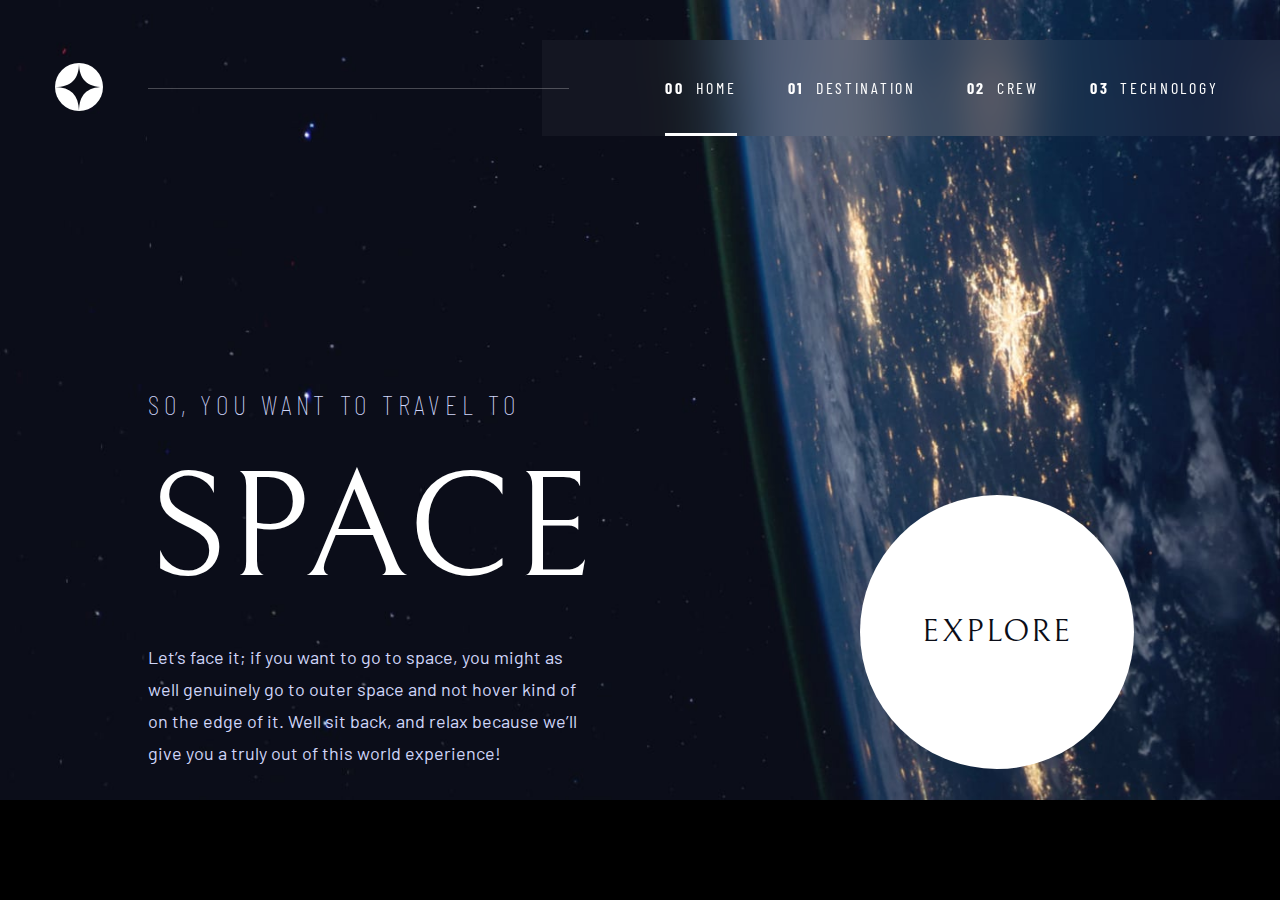
<file: index.html>
<!DOCTYPE html>
<html lang="en">
<head>
  <meta charset="UTF-8">
  <meta name="viewport" content="width=device-width, initial-scale=1.0">
  <link rel="icon" type="image/png" sizes="32x32" href="./assets/favicon-32x32.png">
  <link rel="stylesheet" href="styles.css">
  <title>Frontend Mentor | Space tourism website</title>
</head>
<body>

  <img id="background" src="assets/home/background-home-desktop.jpg" alt="background image space">

  <nav>
    <div id="logo">
      <svg xmlns="http://www.w3.org/2000/svg" width="48" height="48"><g fill="none" fill-rule="evenodd"><circle cx="24" cy="24" r="24" fill="#FFF"/><path fill="#0B0D17" d="M24 0c0 16-8 24-24 24 15.718.114 23.718 8.114 24 24 0-16 8-24 24-24-16 0-24-8-24-24z"/></g></svg>
    </div>
    <ul id="top-navbar" class="navbar navbar-text uppercase">
      <li class="selected-page"><a href="index.html"><strong>00</strong>Home</a></li>
      <li><a href="destination-moon.html"><strong>01</strong>Destination</a></li>
      <li><a href="crew-commander.html"><strong>02</strong>Crew</a></li>
      <li><a href="technology-vehicle.html"><strong>03</strong>Technology</a></li>
    </ul>
  </nav>

  <main id="home">
    <div class="main-content">
      <h3 class="page-intro uppercase text-light-blue">So, you want to travel to</h3>
      <h1 class="page-big-heading uppercase font-bellafair">Space</h1>
      <p class="page-text text-light-blue">
        Let’s face it; if you want to go to space, you might as well genuinely go to 
        outer space and not hover kind of on the edge of it. Well sit back, and relax 
        because we’ll give you a truly out of this world experience!
      </p>
    </div>
    <div class="main-content">
      <h2 id="main-circle-explore" class="circle clickable uppercase font-bellafair">Explore</h2>
    </div>
  </main>

</body>
</html>
</file>
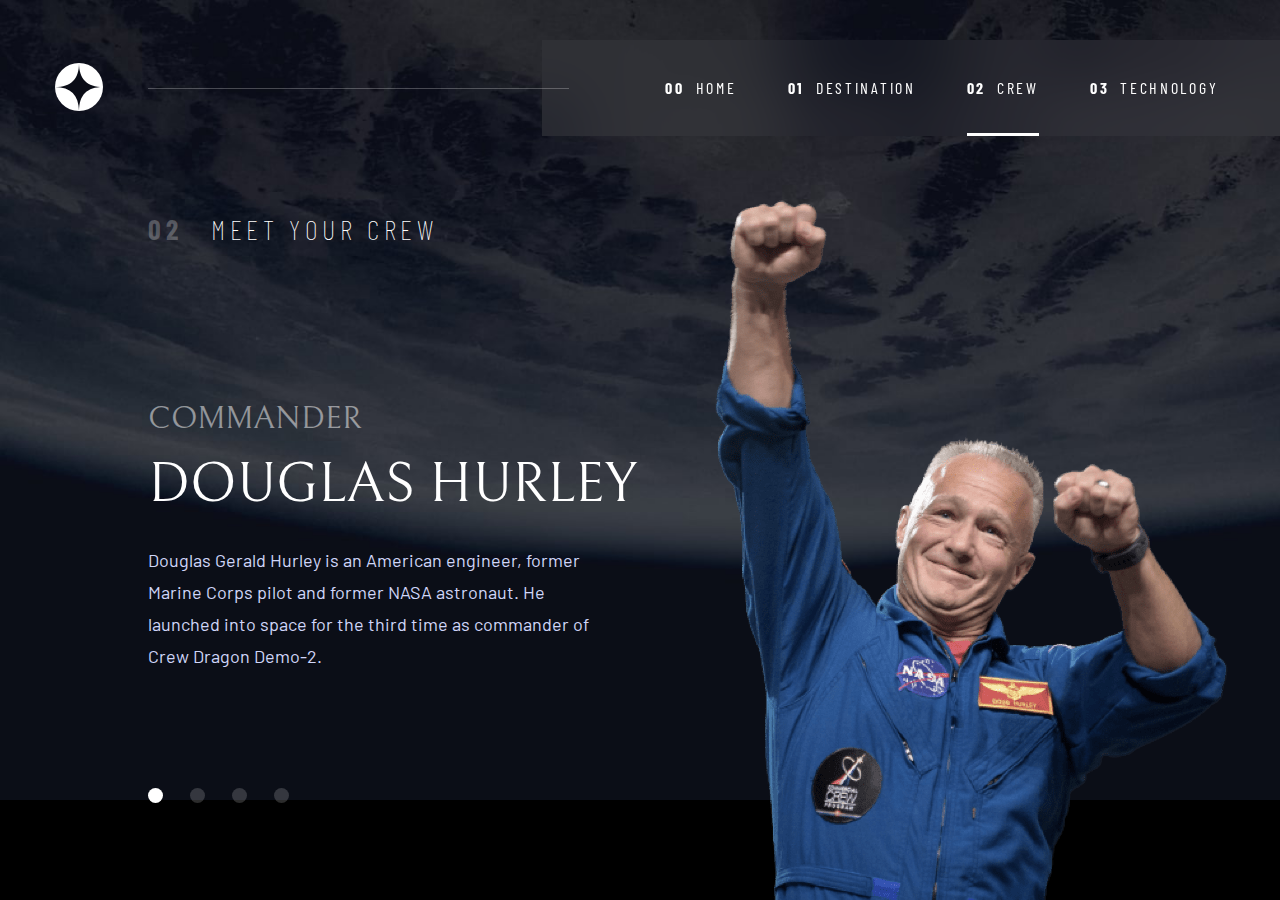
<file: crew-commander.html>
<!DOCTYPE html>
<html lang="en">
<head>
  <meta charset="UTF-8">
  <meta name="viewport" content="width=device-width, initial-scale=1.0">
  <link rel="icon" type="image/png" sizes="32x32" href="./assets/favicon-32x32.png">
  <link rel="stylesheet" href="styles.css">
  <title>Frontend Mentor | Space tourism website</title>
</head>
<body>

  <img id="background" src="assets/crew/background-crew-desktop.jpg" alt="background image space">

  <nav>
    <div id="logo">
      <svg xmlns="http://www.w3.org/2000/svg" width="48" height="48"><g fill="none" fill-rule="evenodd"><circle cx="24" cy="24" r="24" fill="#FFF"/><path fill="#0B0D17" d="M24 0c0 16-8 24-24 24 15.718.114 23.718 8.114 24 24 0-16 8-24 24-24-16 0-24-8-24-24z"/></g></svg>
    </div>
    <ul id="top-navbar" class="navbar navbar-text uppercase">
      <li><a href="index.html"><strong>00</strong>Home</a></li>
      <li><a href="destination-moon.html"><strong>01</strong>Destination</a></li>
      <li class="selected-page"><a href="crew-commander.html"><strong>02</strong>Crew</a></li>
      <li><a href="technology-vehicle.html"><strong>03</strong>Technology</a></li>
    </ul>
  </nav>

  <main id="crew">
    <div class="main-content">
      <h1 class="page-intro uppercase"><strong>02</strong>Meet your crew</h1>
      <h3 class="crew-type uppercase font-bellafair">Commander</h3>
      <h2 class="page-big-heading uppercase crew-name font-bellafair">Douglas Hurley</h2>
      <p class="page-text text-light-blue">
        Douglas Gerald Hurley is an American engineer, former Marine Corps pilot 
        and former NASA astronaut. He launched into space for the third time as 
        commander of Crew Dragon Demo-2.
      </p>
      <ul id="circle-navbar" class="navbar toBottom">
        <li><a href="crew-commander.html" class="circle selected-crew-page"></a></li>
        <li><a href="crew-specialist.html" class="circle"></a></li>
        <li><a href="crew-pilot.html" class="circle"></a></li>
        <li><a href="crew-engineer.html" class="circle"></a></li>
      </ul>
    </div>
    <div class="main-content">
      <img class="toBottom" src="assets/crew/image-douglas-hurley.png" alt="">
    </div>
  </main>
</body>
</html>
</file>
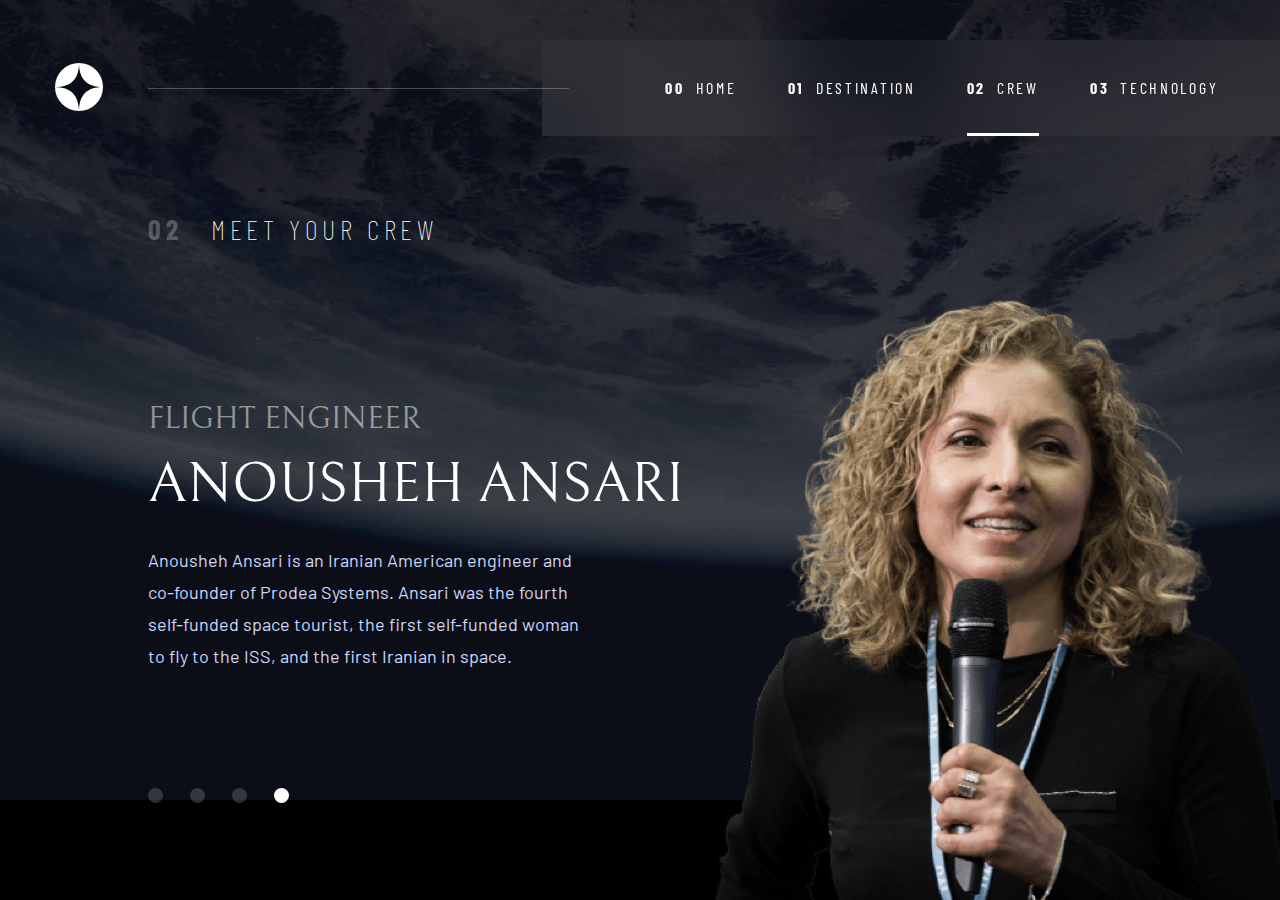
<file: crew-engineer.html>
<!DOCTYPE html>
<html lang="en">
<head>
  <meta charset="UTF-8">
  <meta name="viewport" content="width=device-width, initial-scale=1.0">

  <link rel="icon" type="image/png" sizes="32x32" href="./assets/favicon-32x32.png">
  <link rel="stylesheet" href="styles.css">
  <title>Frontend Mentor | Space tourism website</title>
</head>
<body>
  <img id="background" src="assets/crew/background-crew-desktop.jpg" alt="background image space">

  <nav>
    <div id="logo">
      <svg xmlns="http://www.w3.org/2000/svg" width="48" height="48"><g fill="none" fill-rule="evenodd"><circle cx="24" cy="24" r="24" fill="#FFF"/><path fill="#0B0D17" d="M24 0c0 16-8 24-24 24 15.718.114 23.718 8.114 24 24 0-16 8-24 24-24-16 0-24-8-24-24z"/></g></svg>
    </div>
    <ul id="top-navbar" class="navbar navbar-text uppercase">
      <li><a href="index.html"><strong>00</strong>Home</a></li>
      <li><a href="destination-moon.html"><strong>01</strong>Destination</a></li>
      <li class="selected-page"><a href="crew-commander.html"><strong>02</strong>Crew</a></li>
      <li><a href="technology-vehicle.html"><strong>03</strong>Technology</a></li>
    </ul>
  </nav>

  <main id="crew">
    <div class="main-content">
      <h1 class="page-intro uppercase"><strong>02</strong>Meet your crew</h1>
      <h3 class="crew-type uppercase font-bellafair">Flight Engineer</h3>
      <h2 class="page-big-heading uppercase crew-name font-bellafair">Anousheh Ansari</h2>
      <p class="page-text text-light-blue">
        Anousheh Ansari is an Iranian American engineer and co-founder of Prodea Systems. 
        Ansari was the fourth self-funded space tourist, the first self-funded woman to 
        fly to the ISS, and the first Iranian in space. 
      </p>
      <ul id="circle-navbar" class="navbar toBottom">
        <li><a href="crew-commander.html" class="circle"></a></li>
        <li><a href="crew-specialist.html" class="circle"></a></li>
        <li><a href="crew-pilot.html" class="circle"></a></li>
        <li><a href="crew-engineer.html" class="circle selected-crew-page"></a></li>
      </ul>
    </div>
    <div class="main-content">
      <img class="toBottom" src="assets/crew/image-anousheh-ansari.png" alt="">
    </div>
  </main>
</body>
</html>
</file>
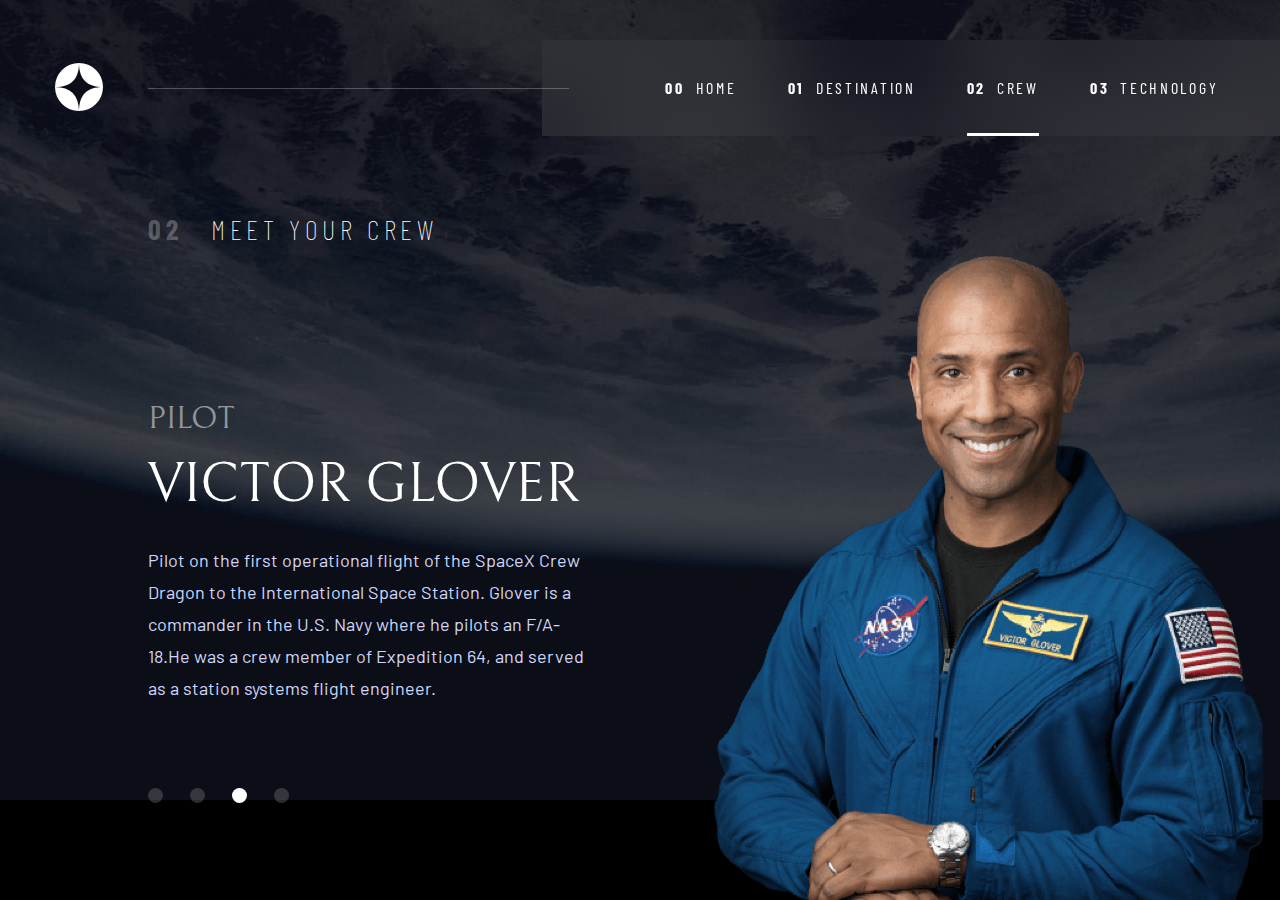
<file: crew-pilot.html>
<!DOCTYPE html>
<html lang="en">
<head>
  <meta charset="UTF-8">
  <meta name="viewport" content="width=device-width, initial-scale=1.0">

  <link rel="icon" type="image/png" sizes="32x32" href="./assets/favicon-32x32.png">
  <link rel="stylesheet" href="styles.css">
  <title>Frontend Mentor | Space tourism website</title>
</head>
<body>
  <img id="background" src="assets/crew/background-crew-desktop.jpg" alt="background image space">

  <nav>
    <div id="logo">
      <svg xmlns="http://www.w3.org/2000/svg" width="48" height="48"><g fill="none" fill-rule="evenodd"><circle cx="24" cy="24" r="24" fill="#FFF"/><path fill="#0B0D17" d="M24 0c0 16-8 24-24 24 15.718.114 23.718 8.114 24 24 0-16 8-24 24-24-16 0-24-8-24-24z"/></g></svg>
    </div>
    <ul id="top-navbar" class="navbar navbar-text uppercase">
      <li><a href="index.html"><strong>00</strong>Home</a></li>
      <li><a href="destination-moon.html"><strong>01</strong>Destination</a></li>
      <li class="selected-page"><a href="crew-commander.html"><strong>02</strong>Crew</a></li>
      <li><a href="technology-vehicle.html"><strong>03</strong>Technology</a></li>
    </ul>
  </nav>

  <main id="crew">
    <div class="main-content vertical-flex">
      <h1 class="page-intro uppercase"><strong>02</strong>Meet your crew</h1>
      <h3 class="crew-type uppercase font-bellafair">Pilot</h3>
      <h2 class="page-big-heading uppercase crew-name font-bellafair">Victor Glover</h2>
      <p class="page-text text-light-blue">
        Pilot on the first operational flight of the SpaceX Crew Dragon to the 
        International Space Station. Glover is a commander in the U.S. Navy where 
        he pilots an F/A-18.He was a crew member of Expedition 64, and served as a 
        station systems flight engineer. 
      </p>
      <ul id="circle-navbar" class="navbar toBottom">
        <li><a href="crew-commander.html" class="circle"></a></li>
        <li><a href="crew-specialist.html" class="circle"></a></li>
        <li><a href="crew-pilot.html" class="circle selected-crew-page"></a></li>
        <li><a href="crew-engineer.html" class="circle"></a></li>
      </ul>
    </div>
    <div class="main-content">
      <img class="toBottom" src="assets/crew/image-victor-glover.png" alt="">
    </div>
  </main>
</body>
</html>
</file>
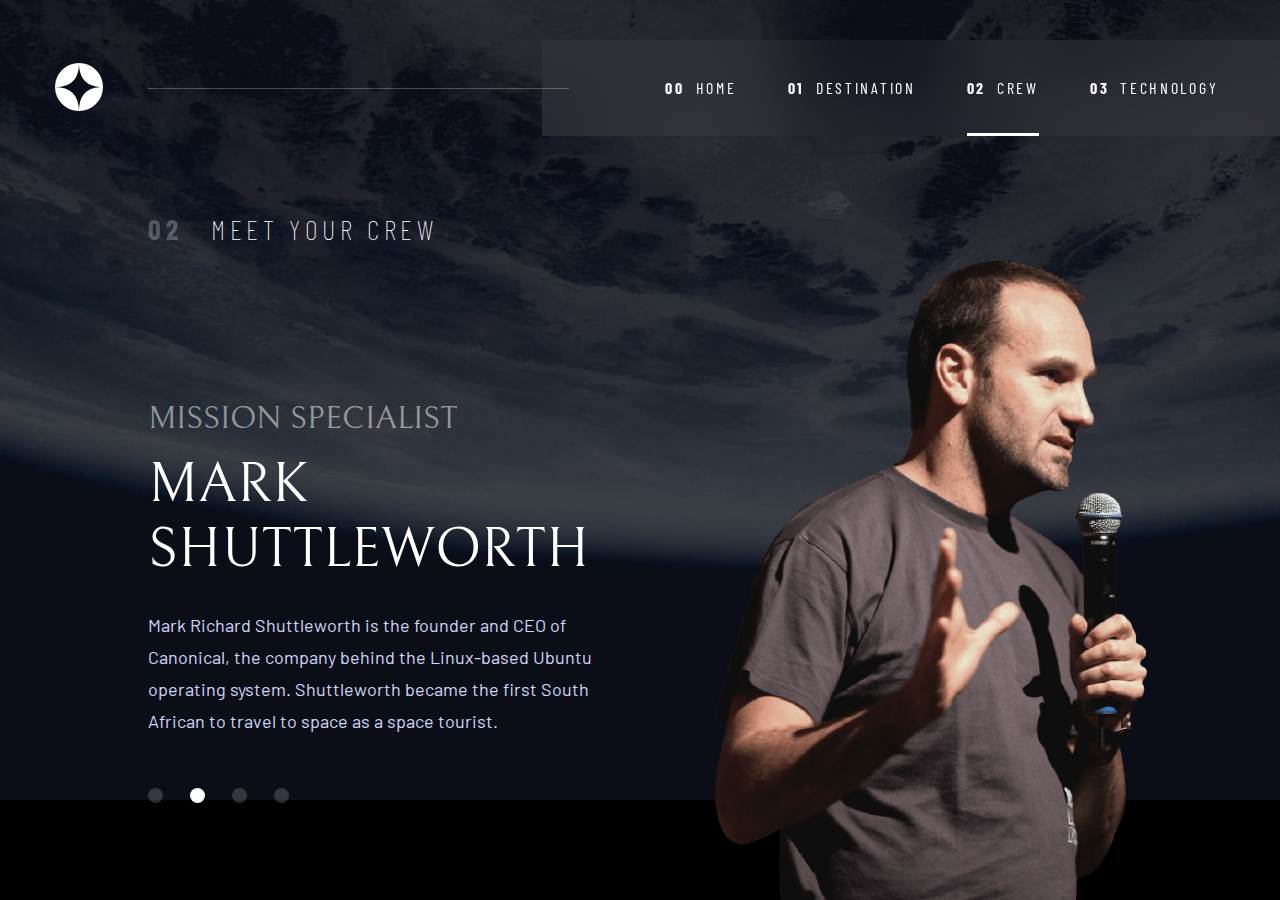
<file: crew-specialist.html>
<!DOCTYPE html>
<html lang="en">
<head>
  <meta charset="UTF-8">
  <meta name="viewport" content="width=device-width, initial-scale=1.0">
  <link rel="icon" type="image/png" sizes="32x32" href="./assets/favicon-32x32.png">
  <link rel="stylesheet" href="styles.css">
  <title>Frontend Mentor | Space tourism website</title>
</head>
<body>
  <img id="background" src="assets/crew/background-crew-desktop.jpg" alt="background image space">

  <nav>
    <div id="logo">
      <svg xmlns="http://www.w3.org/2000/svg" width="48" height="48"><g fill="none" fill-rule="evenodd"><circle cx="24" cy="24" r="24" fill="#FFF"/><path fill="#0B0D17" d="M24 0c0 16-8 24-24 24 15.718.114 23.718 8.114 24 24 0-16 8-24 24-24-16 0-24-8-24-24z"/></g></svg>
    </div>
    <ul id="top-navbar" class="navbar navbar-text uppercase">
      <li><a href="index.html"><strong>00</strong>Home</a></li>
      <li><a href="destination-moon.html"><strong>01</strong>Destination</a></li>
      <li class="selected-page"><a href="crew-commander.html"><strong>02</strong>Crew</a></li>
      <li><a href="technology-vehicle.html"><strong>03</strong>Technology</a></li>
    </ul>
  </nav>

  <main id="crew">
    <div class="main-content">
      <h1 class="page-intro uppercase"><strong>02</strong>Meet your crew</h1>
      <h3 class="crew-type uppercase font-bellafair">Mission Specialist</h3>
      <h2 class="page-big-heading uppercase crew-name font-bellafair">Mark Shuttleworth</h2>
      <p class="page-text text-light-blue">
        Mark Richard Shuttleworth is the founder and CEO of Canonical, the company behind 
        the Linux-based Ubuntu operating system. Shuttleworth became the first South 
        African to travel to space as a space tourist.
      </p>
      <ul id="circle-navbar" class="navbar toBottom">
        <li><a href="crew-commander.html" class="circle"></a></li>
        <li><a href="crew-specialist.html" class="circle selected-crew-page"></a></li>
        <li><a href="crew-pilot.html" class="circle"></a></li>
        <li><a href="crew-engineer.html" class="circle"></a></li>
      </ul>
    </div>
    <div class="main-content">
      <img class="toBottom" src="assets/crew/image-mark-shuttleworth.png" alt="">
    </div>
  </main>
</body>
</html>
</file>
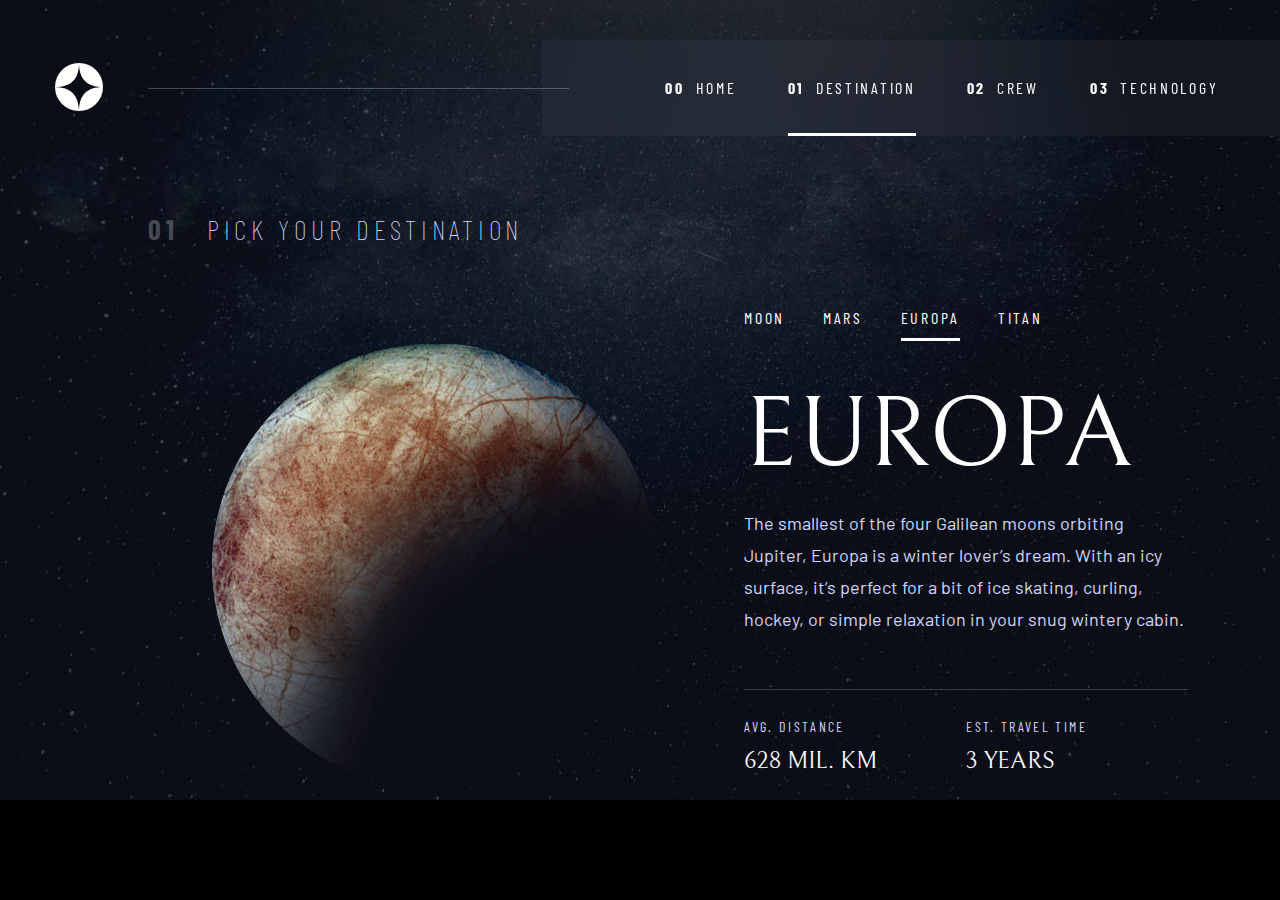
<file: destination-europa.html>
<!DOCTYPE html>
<html lang="en">
<head>
  <meta charset="UTF-8">
  <meta name="viewport" content="width=device-width, initial-scale=1.0">
  <link rel="icon" type="image/png" sizes="32x32" href="./assets/favicon-32x32.png">
  <link rel="stylesheet" href="styles.css">
  <title>Frontend Mentor | Space tourism website</title>
</head>
<body>
  <img id="background" src="assets/destination/background-destination-desktop.jpg" alt="background image space">

  <nav>
    <div id="logo">
      <svg xmlns="http://www.w3.org/2000/svg" width="48" height="48"><g fill="none" fill-rule="evenodd"><circle cx="24" cy="24" r="24" fill="#FFF"/><path fill="#0B0D17" d="M24 0c0 16-8 24-24 24 15.718.114 23.718 8.114 24 24 0-16 8-24 24-24-16 0-24-8-24-24z"/></g></svg>
    </div>
    <ul id="top-navbar" class="navbar navbar-text uppercase">
      <li><a href="index.html"><strong>00</strong>Home</a></li>
      <li class="selected-page"><a href="destination-moon.html"><strong>01</strong>Destination</a></li>
      <li><a href="crew-commander.html"><strong>02</strong>Crew</a></li>
      <li><a href="technology-vehicle.html"><strong>03</strong>Technology</a></li>
    </ul>
  </nav>

  <main id="destinations">
    <div class="main-content">
      <h1 class="page-intro uppercase text-light-blue"><strong>01</strong>Pick your destination</h1>
      <img src="assets/destination/image-europa.png" alt="europa image">
    </div>
    <div class="main-content">
      <ul id="destinations-navbar" class="navbar navbar-text uppercase">
        <li><a href="destination-moon.html">Moon</a></li>
        <li><a href="destination-mars.html">Mars</a></li>
        <li class="selected-page"><a href="destination-europa.html">Europa</a></li>
        <li><a href="destination-titan.html">Titan</a></li>
      </ul>
      <h1 class="page-big-heading uppercase font-bellafair">Europa</h1>
      <p class="page-text text-light-blue">
        The smallest of the four Galilean moons orbiting Jupiter, Europa is a 
        winter lover’s dream. With an icy surface, it’s perfect for a bit of 
        ice skating, curling, hockey, or simple relaxation in your snug 
        wintery cabin.
      </p>
      <div class="horizontal-line"></div>
      <div class="horizontal-container">
        <div class="destination-info uppercase">
          <p class="text-light-blue">Avg. distance</p>
          <h2 class="font-bellafair">628 mil. km</h2>
        </div>
        <div class="destination-info uppercase">
          <p class="text-light-blue">Est. travel time</p>
          <h2 class="font-bellafair">3 years</h2>
        </div>
      </div>
    </div>
  </main>
</body>
</html>
</file>
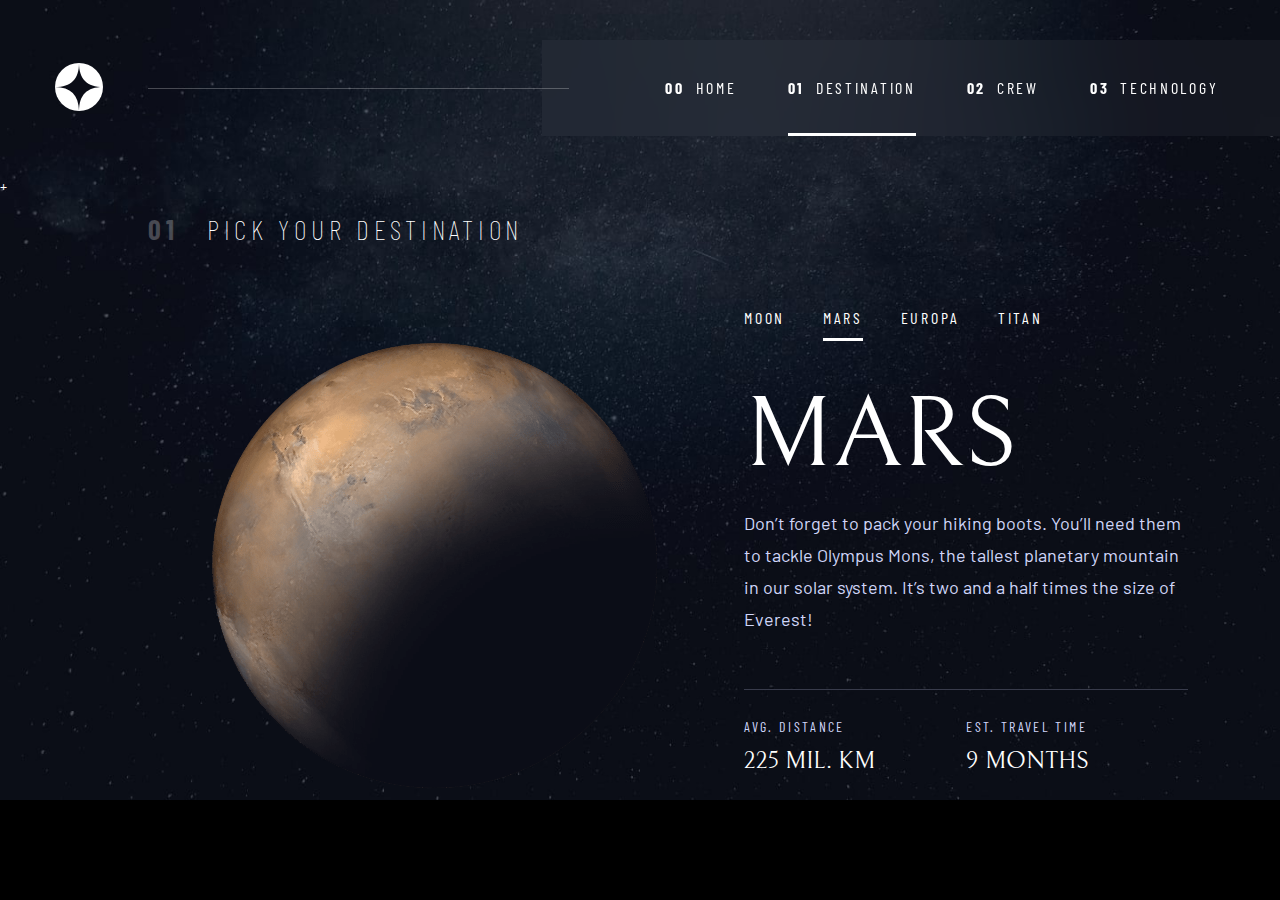
<file: destination-mars.html>
<!DOCTYPE html>
<html lang="en">
<head>
  <meta charset="UTF-8">
  <meta name="viewport" content="width=device-width, initial-scale=1.0">
  <link rel="icon" type="image/png" sizes="32x32" href="./assets/favicon-32x32.png">
  <link rel="stylesheet" href="styles.css">
  <title>Frontend Mentor | Space tourism website</title>
</head>
<body>

  <img id="background" src="assets/destination/background-destination-desktop.jpg" alt="background image space">

  <nav>
    <div id="logo">
      <svg xmlns="http://www.w3.org/2000/svg" width="48" height="48"><g fill="none" fill-rule="evenodd"><circle cx="24" cy="24" r="24" fill="#FFF"/><path fill="#0B0D17" d="M24 0c0 16-8 24-24 24 15.718.114 23.718 8.114 24 24 0-16 8-24 24-24-16 0-24-8-24-24z"/></g></svg>
    </div>
    <ul id="top-navbar" class="navbar navbar-text uppercase">
      <li><a href="index.html"><strong>00</strong>Home</a></li>
      <li class="selected-page"><a href="destination-moon.html"><strong>01</strong>Destination</a></li>
      <li><a href="crew-commander.html"><strong>02</strong>Crew</a></li>
      <li><a href="technology-vehicle.html"><strong>03</strong>Technology</a></li>
    </ul>
  </nav>

  <main id="destinations">
    <div class="main-content">
      <h1 class="page-intro uppercase"><strong>01</strong>Pick your destination</h1>
      <img src="assets/destination/image-mars.png" alt="mars image">
    </div>
    <div class="main-content">
      <ul id="destinations-navbar" class="navbar navbar-text uppercase">
        <li><a href="destination-moon.html">Moon</a></li>
        <li class="selected-page"><a href="destination-mars.html">Mars</a></li>
        <li><a href="destination-europa.html">Europa</a></li>
        <li><a href="destination-titan.html">Titan</a></li>
      </ul>
      <h1 class="page-big-heading uppercase font-bellafair">Mars</h1>
      <p class="page-text text-light-blue">
        Don’t forget to pack your hiking boots. You’ll need them to tackle Olympus Mons, 
        the tallest planetary mountain in our solar system. It’s two and a half times 
        the size of Everest!
      </p>
      <div class="horizontal-line"></div>
      <div class="horizontal-container">
        <div class="destination-info uppercase">
          <p class="text-light-blue">Avg. distance</p>
          <h2 class="font-bellafair">225 mil. km</h2>
        </div>
        <div class="destination-info uppercase">
          <p class="text-light-blue">Est. travel time</p>
          <h2 class="font-bellafair">9 months</h2>
        </div>
      </div>
    </div>
  </main>
  
</body>
+
</html>
</file>
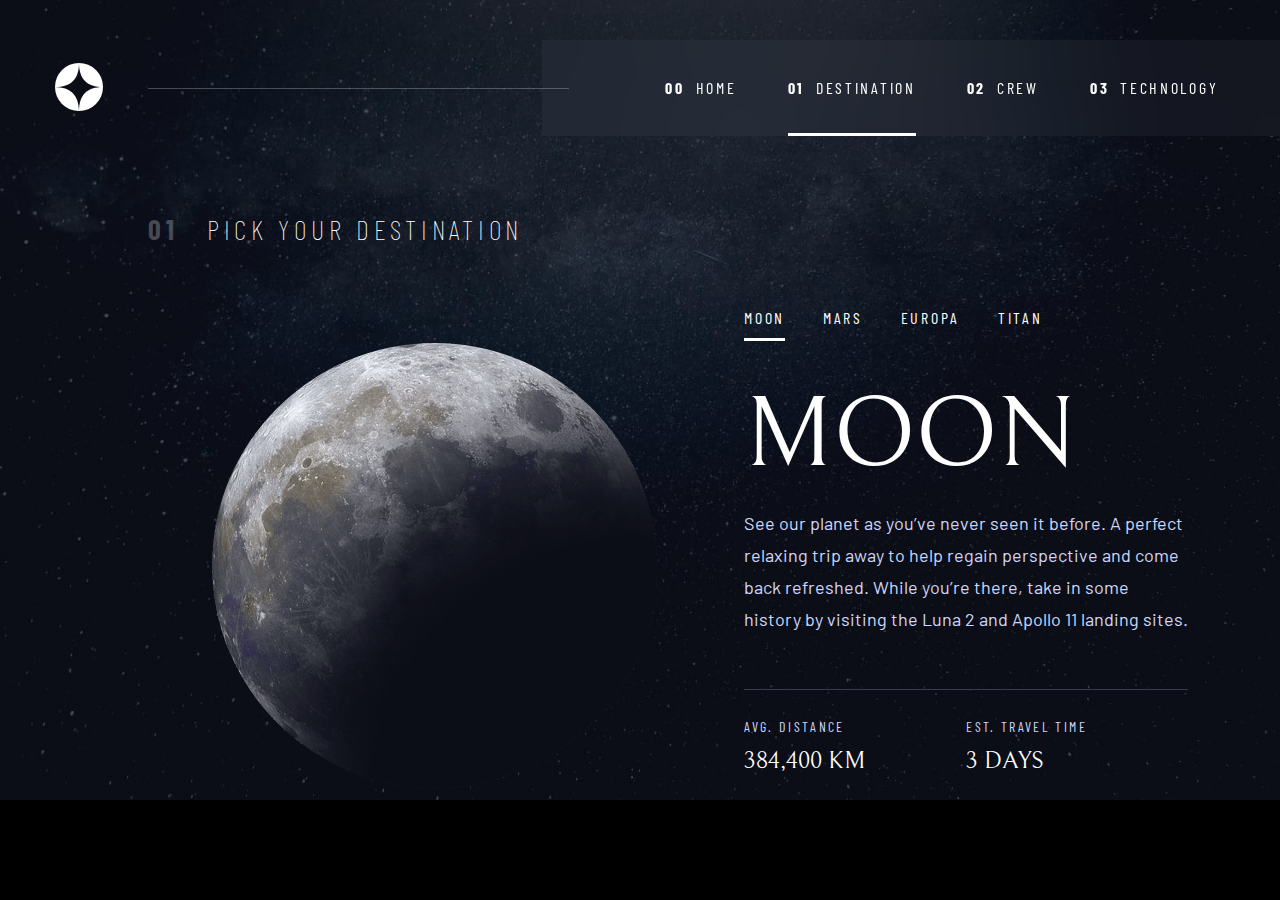
<file: destination-moon.html>
<!DOCTYPE html>
<html lang="en">
<head>
  <meta charset="UTF-8">
  <meta name="viewport" content="width=device-width, initial-scale=1.0">
  <link rel="icon" type="image/png" sizes="32x32" href="./assets/favicon-32x32.png">
  <link rel="stylesheet" href="styles.css">
  <title>Frontend Mentor | Space tourism website</title>
</head>
<body>

  <img id="background" src="assets/destination/background-destination-desktop.jpg" alt="background image space">

  <nav>
    <div id="logo">
      <svg xmlns="http://www.w3.org/2000/svg" width="48" height="48"><g fill="none" fill-rule="evenodd"><circle cx="24" cy="24" r="24" fill="#FFF"/><path fill="#0B0D17" d="M24 0c0 16-8 24-24 24 15.718.114 23.718 8.114 24 24 0-16 8-24 24-24-16 0-24-8-24-24z"/></g></svg>
    </div>
    <ul id="top-navbar" class="navbar navbar-text uppercase">
      <li><a href="index.html"><strong>00</strong>Home</a></li>
      <li class="selected-page"><a href="destination-moon.html"><strong>01</strong>Destination</a></li>
      <li><a href="crew-commander.html"><strong>02</strong>Crew</a></li>
      <li><a href="technology-vehicle.html"><strong>03</strong>Technology</a></li>
    </ul>
  </nav>

  <main id="destinations">
    <div class="main-content">
      <h1 class="page-intro uppercase"><strong>01</strong>Pick your destination</h1>
      <img src="assets/destination/image-moon.png" alt="moon image">
    </div>
    <div class="main-content">
      <ul id="destinations-navbar" class="navbar navbar-text uppercase">
        <li class="selected-page"><a href="destination-moon.html">Moon</a></li>
        <li><a href="destination-mars.html">Mars</a></li>
        <li><a href="destination-europa.html">Europa</a></li>
        <li><a href="destination-titan.html">Titan</a></li>
      </ul>
      <h1 class="page-big-heading uppercase font-bellafair">Moon</h1>
      <p class="page-text text-light-blue">
        See our planet as you’ve never seen it before. A perfect relaxing trip away to help 
        regain perspective and come back refreshed. While you’re there, take in some history 
        by visiting the Luna 2 and Apollo 11 landing sites.
      </p>
      <div class="horizontal-line"></div>
      <div class="horizontal-container">
        <div class="destination-info uppercase">
          <p class="text-light-blue">Avg. distance</p>
          <h2 class="font-bellafair">384,400 km</h2>
        </div>
        <div class="destination-info uppercase">
          <p class="text-light-blue">Est. travel time</p>
          <h2 class="font-bellafair">3 days</h2>
        </div>
      </div>
    </div>
  </main>
</body>
</html>
</file>
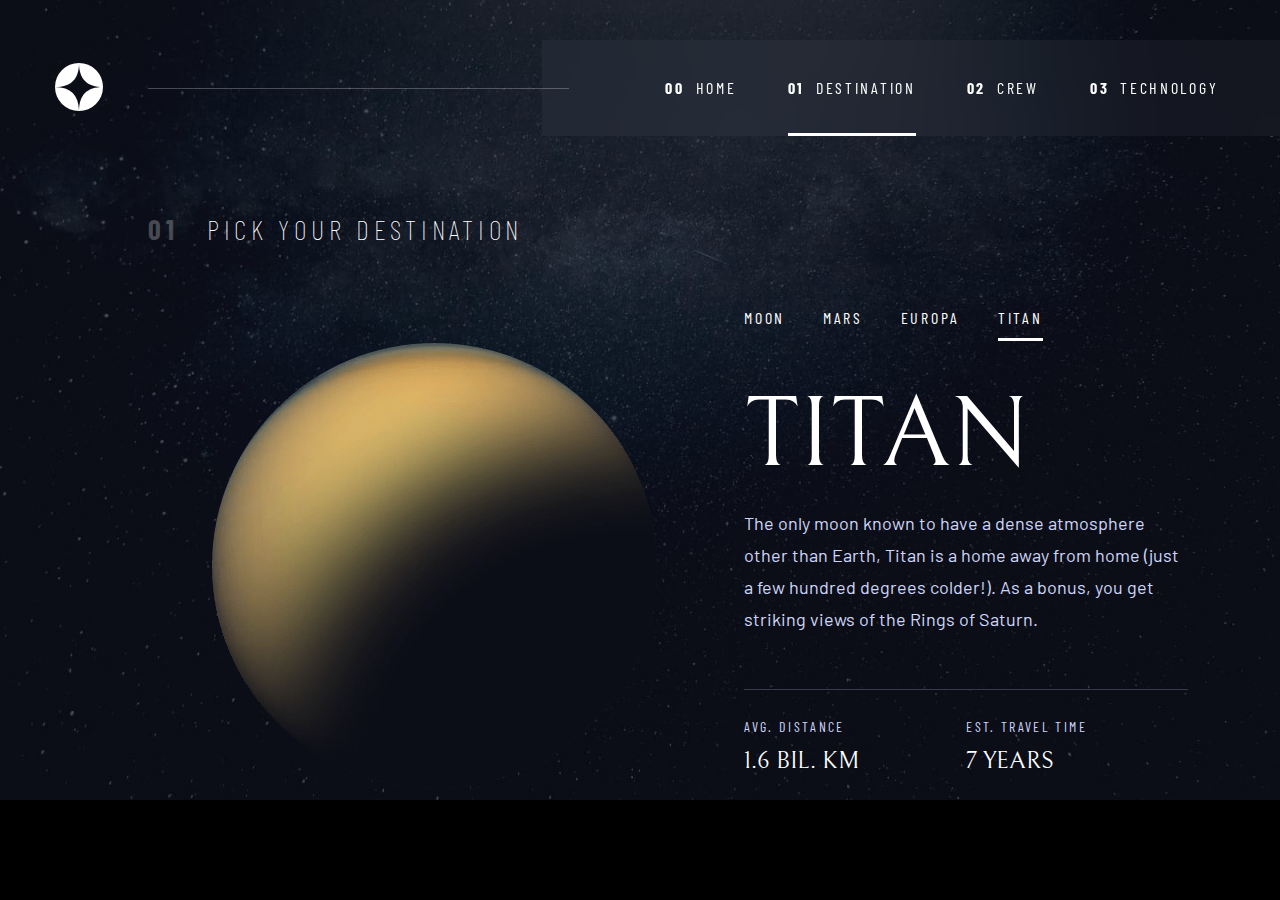
<file: destination-titan.html>
<!DOCTYPE html>
<html lang="en">
<head>
  <meta charset="UTF-8">
  <meta name="viewport" content="width=device-width, initial-scale=1.0">
  <link rel="icon" type="image/png" sizes="32x32" href="./assets/favicon-32x32.png">
  <link rel="stylesheet" href="styles.css">
  <title>Frontend Mentor | Space tourism website</title>
</head>
<body>
  <img id="background" src="assets/destination/background-destination-desktop.jpg" alt="background image space">

  <nav>
    <div id="logo">
      <svg xmlns="http://www.w3.org/2000/svg" width="48" height="48"><g fill="none" fill-rule="evenodd"><circle cx="24" cy="24" r="24" fill="#FFF"/><path fill="#0B0D17" d="M24 0c0 16-8 24-24 24 15.718.114 23.718 8.114 24 24 0-16 8-24 24-24-16 0-24-8-24-24z"/></g></svg>
    </div>
    <ul id="top-navbar" class="navbar navbar-text uppercase">
      <li><a href="index.html"><strong>00</strong>Home</a></li>
      <li class="selected-page"><a href="destination-moon.html"><strong>01</strong>Destination</a></li>
      <li><a href="crew-commander.html"><strong>02</strong>Crew</a></li>
      <li><a href="technology-vehicle.html"><strong>03</strong>Technology</a></li>
    </ul>
  </nav>

  <main id="destinations">
    <div class="main-content">
      <h1 class="page-intro uppercase"><strong>01</strong>Pick your destination</h1>
      <img src="assets/destination/image-titan.png" alt="titan image">
    </div>
    <div class="main-content">
      <ul id="destinations-navbar" class="navbar navbar-text uppercase">
        <li><a href="destination-moon.html">Moon</a></li>
        <li><a href="destination-mars.html">Mars</a></li>
        <li><a href="destination-europa.html">Europa</a></li>
        <li class="selected-page"><a href="destination-titan.html">Titan</a></li>
      </ul>
      <h1 class="page-big-heading uppercase font-bellafair">Titan</h1>
      <p class="page-text text-light-blue">
        The only moon known to have a dense atmosphere other than Earth, Titan 
        is a home away from home (just a few hundred degrees colder!). As a 
        bonus, you get striking views of the Rings of Saturn.
      </p>
      <div class="horizontal-line"></div>
      <div class="horizontal-container">
        <div class="destination-info uppercase">
          <p class="text-light-blue">Avg. distance</p>
          <h2 class="font-bellafair">1.6 bil. km</h2>
        </div>
        <div class="destination-info uppercase">
          <p class="text-light-blue">Est. travel time</p>
          <h2 class="font-bellafair">7 years</h2>
        </div>
      </div>
    </div>
  </main>
</body>
</html>
</file>
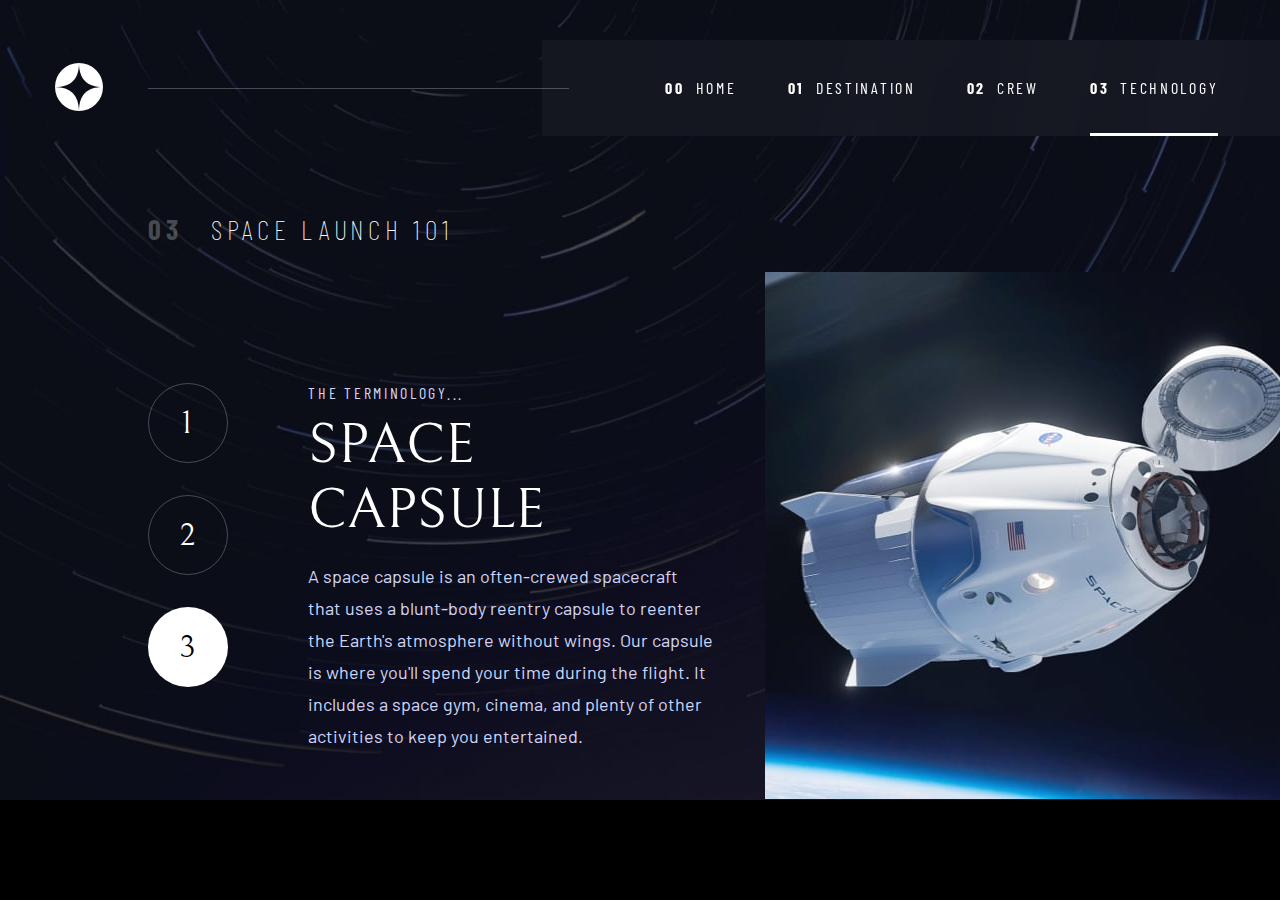
<file: technology-capsule.html>
<!DOCTYPE html>
<html lang="en">
<head>
  <meta charset="UTF-8">
  <meta name="viewport" content="width=device-width, initial-scale=1.0">
  <link rel="icon" type="image/png" sizes="32x32" href="./assets/favicon-32x32.png">
  <link rel="stylesheet" href="styles.css">
  <title>Frontend Mentor | Space tourism website</title>
</head>
<body>
  <img id="background" src="assets/technology/background-technology-desktop.jpg" alt="background image space">

  <nav>
    <div id="logo">
      <svg xmlns="http://www.w3.org/2000/svg" width="48" height="48"><g fill="none" fill-rule="evenodd"><circle cx="24" cy="24" r="24" fill="#FFF"/><path fill="#0B0D17" d="M24 0c0 16-8 24-24 24 15.718.114 23.718 8.114 24 24 0-16 8-24 24-24-16 0-24-8-24-24z"/></g></svg>
    </div>
    <ul id="top-navbar" class="navbar navbar-text uppercase">
      <li><a href="index.html"><strong>00</strong>Home</a></li>
      <li><a href="destination-moon.html"><strong>01</strong>Destination</a></li>
      <li><a href="crew-commander.html"><strong>02</strong>Crew</a></li>
      <li class="selected-page"><a href="technology-vehicle.html"><strong>03</strong>Technology</a></li>
    </ul>
  </nav>

  <main id="tech">
    <div class="main-content">
      <h1 class="page-intro uppercase"><strong>03</strong>Space launch 101</h1>
      <div class="horizontal-container tech-container">
        <div id="tech-navbar" class="navbar">
          <li><a href="technology-vehicle.html" class="circle font-bellafair">1</a></li>
          <li><a href="technology-spaceport.html" class="circle font-bellafair">2</a></li>
          <li><a href="technology-capsule.html" class="circle font-bellafair tech-navbar-selected">3</a></li>
        </div>
        <div>
          <h3 class="uppercase text-light-blue">The terminology...</h3>
          <h2 class="page-big-heading uppercase crew-name font-bellafair">Space capsule</h2>
          <p class="page-text text-light-blue">
            A space capsule is an often-crewed spacecraft that uses a blunt-body reentry 
            capsule to reenter the Earth's atmosphere without wings. Our capsule is where 
            you'll spend your time during the flight. It includes a space gym, cinema, 
            and plenty of other activities to keep you entertained.
          </p>
        </div>
      </div>
    </div>
    <div class="main-content">
      <img class="toBottom tech-img" src="assets/technology/image-space-capsule-portrait.jpg" alt="">
    </div>
  </main>
</body>
</html>
</file>
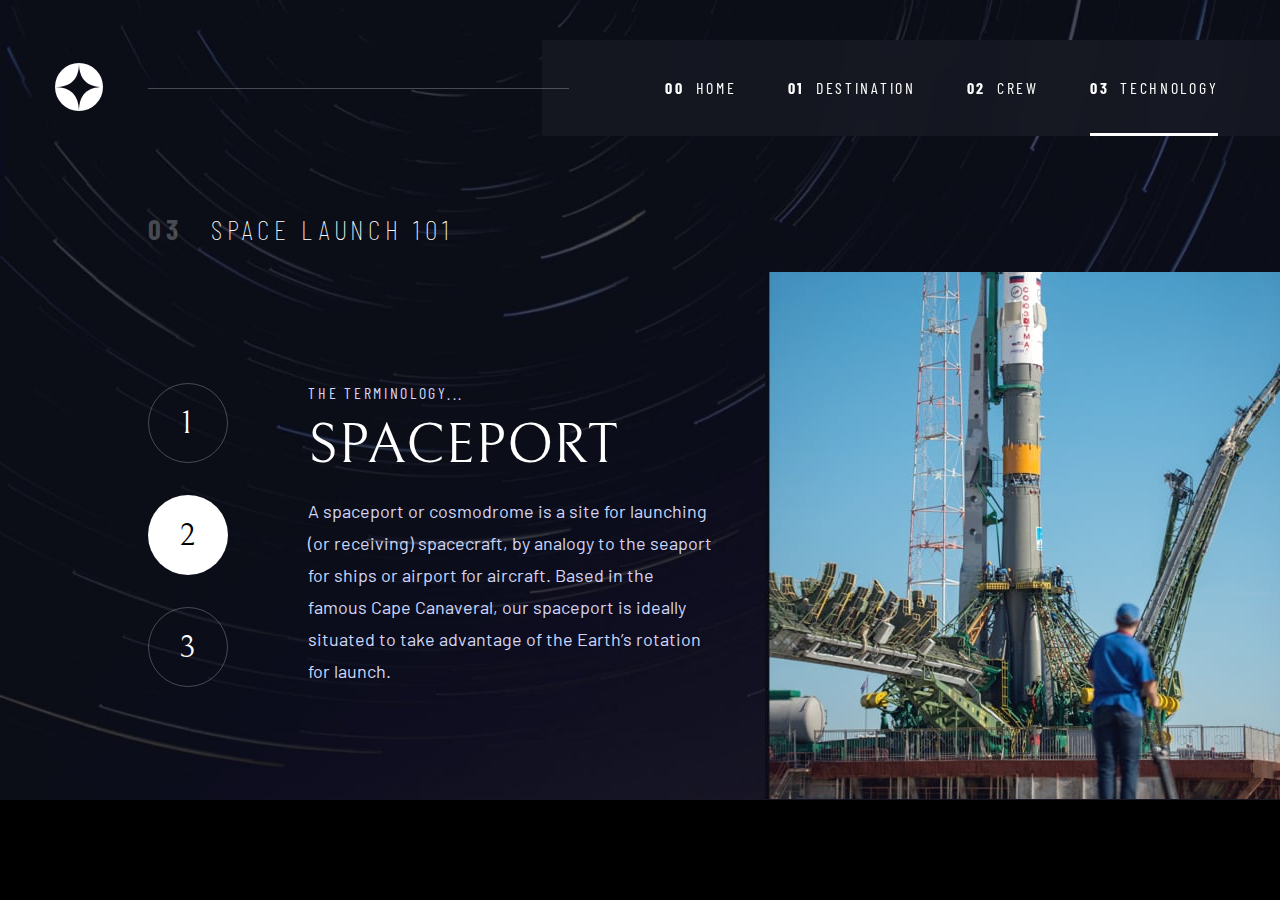
<file: technology-spaceport.html>
<!DOCTYPE html>
<html lang="en">
<head>
  <meta charset="UTF-8">
  <meta name="viewport" content="width=device-width, initial-scale=1.0">
  <link rel="icon" type="image/png" sizes="32x32" href="./assets/favicon-32x32.png">
  <link rel="stylesheet" href="styles.css">
  <title>Frontend Mentor | Space tourism website</title>
</head>
<body>
  <img id="background" src="assets/technology/background-technology-desktop.jpg" alt="background image space">

  <nav>
    <div id="logo">
      <svg xmlns="http://www.w3.org/2000/svg" width="48" height="48"><g fill="none" fill-rule="evenodd"><circle cx="24" cy="24" r="24" fill="#FFF"/><path fill="#0B0D17" d="M24 0c0 16-8 24-24 24 15.718.114 23.718 8.114 24 24 0-16 8-24 24-24-16 0-24-8-24-24z"/></g></svg>
    </div>
    <ul id="top-navbar" class="navbar navbar-text uppercase">
      <li><a href="index.html"><strong>00</strong>Home</a></li>
      <li><a href="destination-moon.html"><strong>01</strong>Destination</a></li>
      <li><a href="crew-commander.html"><strong>02</strong>Crew</a></li>
      <li class="selected-page"><a href="technology-vehicle.html"><strong>03</strong>Technology</a></li>
    </ul>
  </nav>

  <main id="tech">
    <div class="main-content">
      <h1 class="page-intro uppercase"><strong>03</strong>Space launch 101</h1>
      <div class="horizontal-container tech-container">
        <div id="tech-navbar" class="navbar">
          <li><a href="technology-vehicle.html" class="circle font-bellafair">1</a></li>
          <li><a href="technology-spaceport.html" class="circle font-bellafair tech-navbar-selected">2</a></li>
          <li><a href="technology-capsule.html" class="circle font-bellafair">3</a></li>
        </div>
        <div>
          <h3 class="uppercase text-light-blue">The terminology...</h3>
          <h2 class="page-big-heading uppercase crew-name font-bellafair">Spaceport</h2>
          <p class="page-text text-light-blue">
            A spaceport or cosmodrome is a site for launching (or receiving) spacecraft, 
            by analogy to the seaport for ships or airport for aircraft. Based in the 
            famous Cape Canaveral, our spaceport is ideally situated to take advantage 
            of the Earth’s rotation for launch.
          </p>
        </div>
      </div>
    </div>
    <div class="main-content">
      <img class="toBottom tech-img" src="assets/technology/image-spaceport-portrait.jpg" alt="">
    </div>
  </main>
</body>
</html>
</file>
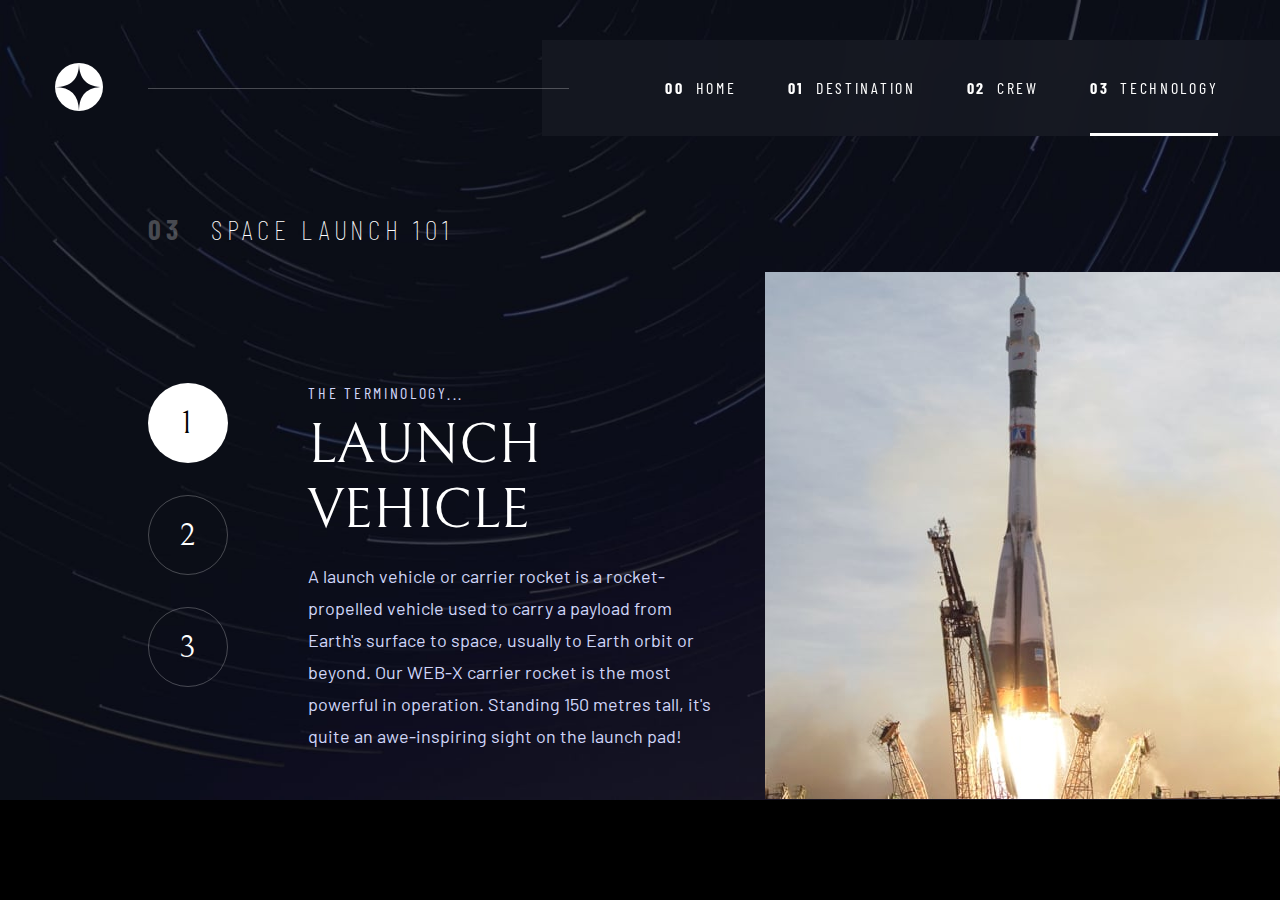
<file: technology-vehicle.html>
<!DOCTYPE html>
<html lang="en">
<head>
  <meta charset="UTF-8">
  <meta name="viewport" content="width=device-width, initial-scale=1.0">
  <link rel="icon" type="image/png" sizes="32x32" href="./assets/favicon-32x32.png">
  <link rel="stylesheet" href="styles.css">
  <title>Frontend Mentor | Space tourism website</title>
</head>
<body>
  <img id="background" src="assets/technology/background-technology-desktop.jpg" alt="background image space">

  <nav>
    <div id="logo">
      <svg xmlns="http://www.w3.org/2000/svg" width="48" height="48"><g fill="none" fill-rule="evenodd"><circle cx="24" cy="24" r="24" fill="#FFF"/><path fill="#0B0D17" d="M24 0c0 16-8 24-24 24 15.718.114 23.718 8.114 24 24 0-16 8-24 24-24-16 0-24-8-24-24z"/></g></svg>
    </div>
    <ul id="top-navbar" class="navbar navbar-text uppercase">
      <li><a href="index.html"><strong>00</strong>Home</a></li>
      <li><a href="destination-moon.html"><strong>01</strong>Destination</a></li>
      <li><a href="crew-commander.html"><strong>02</strong>Crew</a></li>
      <li class="selected-page"><a href="technology-vehicle.html"><strong>03</strong>Technology</a></li>
    </ul>
  </nav>

  <main id="tech">
    <div class="main-content">
      <h1 class="page-intro uppercase"><strong>03</strong>Space launch 101</h1>
      <div class="horizontal-container tech-container">
        <div id="tech-navbar" class="navbar">
          <li><a href="technology-vehicle.html" class="circle font-bellafair tech-navbar-selected">1</a></li>
          <li><a href="technology-spaceport.html" class="circle font-bellafair">2</a></li>
          <li><a href="technology-capsule.html" class="circle font-bellafair">3</a></li>
        </div>
        <div>
          <h3 class="uppercase text-light-blue">The terminology...</h3>
          <h2 class="page-big-heading uppercase crew-name font-bellafair">Launch vehicle</h2>
          <p class="page-text text-light-blue">
            A launch vehicle or carrier rocket is a rocket-propelled vehicle used to carry a 
            payload from Earth's surface to space, usually to Earth orbit or beyond. Our 
            WEB-X carrier rocket is the most powerful in operation. Standing 150 metres tall, 
            it's quite an awe-inspiring sight on the launch pad!
          </p>
        </div>
      </div>
    </div>
    <div class="main-content">
      <img class="toBottom tech-img" src="assets/technology/image-launch-vehicle-portrait.jpg" alt="">
    </div>
  </main>
</body>
</html>
</file>
<file: styles.css>
@import url('https://fonts.googleapis.com/css?family=Barlow&display=swap');
@import url('https://fonts.googleapis.com/css?family=Barlow+Condensed&display=swap');
@import url('https://fonts.googleapis.com/css?family=Bellefair&display=swap');

:root{
    --light-blue: #D0D6F9;
    --dark: #0B0D17;
    --padding-first: 0;
    --padding-second: 0;
    --space-left: 11.59%;
}

body{
    background-color: black;
    margin: 0;
    box-sizing: border-box;
    background-size: cover;
    font-size: 16px;
    color: white;
    font-family: "Barlow Condensed", sans-serif;
    font-weight: 400;
}

*{
    box-sizing: border-box;
}

#background{
    width: 100%;
    position: absolute;
    z-index: -2;
}

.text-light-blue{
    color: var(--light-blue);
}

.uppercase{
    text-transform: uppercase;
}

.font-bellafair{
    font-family: 'Bellefair', serif;
    font-weight: 400;
}

a{
    display: block;
    height: 100%;
    color: inherit;
    text-decoration: inherit;
}

/* NAVIGATION BAR */

nav{
    padding: 40px 0;
    height: 96px;
    display: grid;
    grid-template-columns: 42.37% 57.63%;
    align-items: center;
    box-sizing: content-box;
}

#logo{
    margin-left: 55px;
}

#logo::after{
    content: "";
    display: inline-block;
    position: absolute;
    left: var(--space-left);
    top: 88px;
    right: 55.55%;
    height: 1px;
    z-index: 1;
    background-color: rgba(255, 255, 255, 0.25);

}

.navbar{
    margin: 0;
    padding: 0;
}

.navbar li{
    display: inline-block;
    letter-spacing: 2.7px;
}

.navbar li::after{
    content: "";
    width: 100%;
    height: 3px;
    display: block;
    position: relative;
    margin-top: -3px;
}

.navbar-text li:hover::after{
    background-color:  rgba(255, 255, 255, 0.5021);
}

.navbar li:hover{
    cursor: pointer;
}

.navbar-text li strong{
    font-weight: 700;
    margin-right: 11px;
}

.navbar-text .selected-page::after{
    background-color: white !important;
}

#top-navbar{
    background-color: rgba(255, 255, 255, 0.04);
    backdrop-filter: blur(30px);
    padding-left: 123px;
}

#top-navbar li{
    line-height: 96px;
    padding-right: 48px;
}


#destinations-navbar li{
    line-height: 46px;
    padding-right: 35px;
}



/* CONTENT */

main{
    position: absolute;
    padding-left: var(--space-left);
    width: 100%;
    top: 176px;
    bottom: 0;
    display: grid;
    grid-template-columns: 5fr 5fr;
    justify-content: space-between;
}

.main-content{
    height: 100%;
}

.main-content:nth-of-type(1){
    padding: var(--padding-first);
}

.main-content:nth-of-type(2){
    padding: var(--padding-second);
}

.main-content > *{
    margin: 0;
}

.page-intro{
    font-size: 28px;
    letter-spacing: 4.725px;
    font-weight: 100;
}

.page-intro strong{
    margin-right: 28px;
    font-weight: 700;
    color: rgba(255, 255, 255, 0.25);
}

.page-big-heading{
    font-size: 100px;
    margin: 37px 0 14px;
}

.page-text{
    font-family: "Barlow", sans-serif;
    font-size: 18px;
    line-height: 32px;
    max-width: 444px;
}

.circle{
    aspect-ratio: 1;
    border-radius: 100%;

    color: var(--dark);
    text-align: center;
    font-size: 32px;
    letter-spacing: 2px;
}

.clickable:hover{
    cursor: pointer;
}

.horizontal-container{
    display: flex;
    flex-direction: row;
    justify-content: flex-start;
}

/* PAGE ADJUSTMENT */

/* HOME */

#home{
    --padding-first: 211px 0 0;
    --padding-second: 319px 0 0;
    /* justify-content:space-around; */
}

#home .page-big-heading{
    font-size: 150px;
    margin: 24px 0;
}

#main-circle-explore{
    background: white;
    position: relative;
    width: 274px;
    line-height: 274px;
    margin: 0 auto;
}

#main-circle-explore:hover::after{
    content: "";
    background-color: rgba(255, 255, 255, 0.1036);
    width: 450px;
    aspect-ratio: 1;
    display: block;
    position: absolute;
    bottom: -88px;
    right: -88px;
    z-index: -1;
    border-radius: 100%;
}

/* DESTINATIONS */

#destinations{
    --padding-first: 36px 0 0;
    --padding-second: 119px 0 0 30px;
}

#destinations .main-content:nth-of-type(2){
    width: fit-content;
}

#destinations img{
    margin-top: 97px;
    margin-left: 64px;
}

.destination-info{
    width: 50%;
}

.destination-info p{
    letter-spacing: 2.36px;
    font-size: 14px;
    margin: 0;
}

.destination-info h2{
    size: 28px;
    margin-top: 12px;
}

.horizontal-line{
    width: 100%;
    height: 1px;
    background-color: #383B4B;
    margin: 54px 0 28px;
}

/* CREW */

#crew{
    --padding-first: 36px 0 94px;
}

.toBottom{
    position: absolute;
    bottom: 0;
}

#crew .page-intro{
    margin-bottom: 154px;
}

.crew-name{
    font-size: 56px;
    margin: 15px 0 27px;
}

.crew-type{
    font-size: 32px;
    color: rgba(255, 255, 255, 0.5021);
}

#circle-navbar{
    bottom: 94px;
}

#circle-navbar .circle{
    width: 15px;
    margin-right: 24px;
    background: rgba(255, 255, 255, 0.1744);
}

.selected-crew-page{
    width: 100px;
    background: white !important;
}


/* TECHNOLOGY */

#tech{
    --padding-first: 36px 0 0;
}

.tech-container{
    margin-top: 137px;
}

.tech-container div > * {
    margin: 0;
}

.tech-container h3{
    font-weight: 400;
    font-size: 16px;
    letter-spacing: 2.7px;
}

.tech-container .page-big-heading{
    margin: 11px 0 17px;
}

#tech-navbar{
    margin-right: 80px;
}

#tech-navbar li{
    display: block;
    margin-bottom: 32px;
}

#tech-navbar .circle{
    width: 80px;
    line-height: 80px;
    border: 1px solid rgba(255, 255, 255, 0.25);
    color: white;
}

#tech-navbar .circle:hover{
    border: 1px solid white;
}

.tech-navbar-selected{
    background-color: white;
    color: black !important;
}

.tech-img{
    bottom: 101px;
    right: 0;
}
</file>
